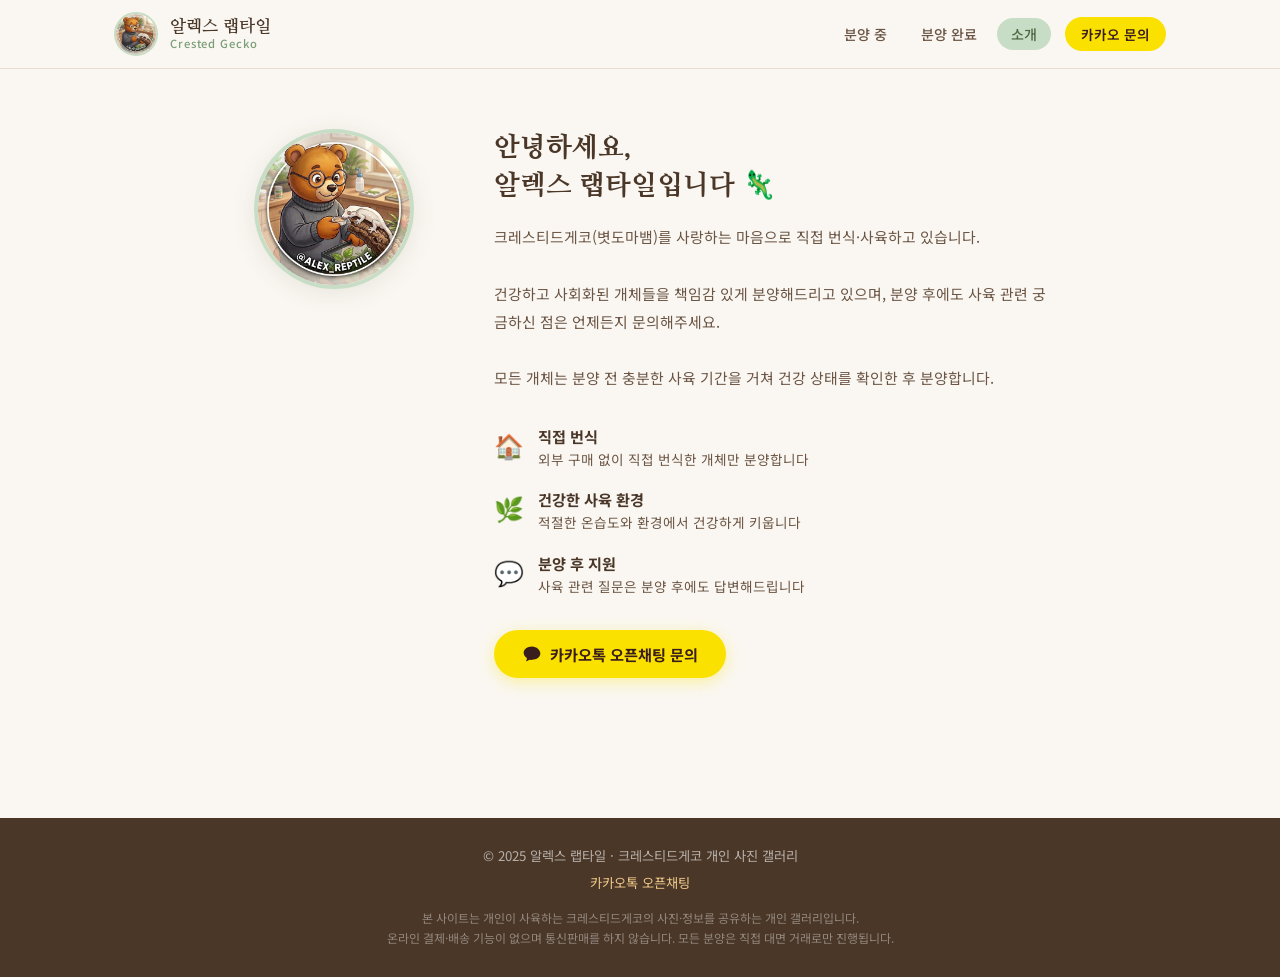
<file: about.html>
<!DOCTYPE html>
<html lang="ko">
<head>
  <meta charset="UTF-8" />
  <meta name="viewport" content="width=device-width, initial-scale=1.0" />
  <title>소개 — 알렉스 랩타일</title>
  <link rel="stylesheet" href="style.css" />
  <link href="https://fonts.googleapis.com/css2?family=Nanum+Myeongjo:wght@400;700;800&family=Noto+Sans+KR:wght@300;400;500;600&display=swap" rel="stylesheet" />
</head>
<body>

  <header class="site-header">
    <div class="header-inner">
      <div class="logo-wrap">
        <img src="logo.png" alt="알렉스 랩타일 로고" class="logo-img" />
        <div class="logo-text">
          <span class="logo-title">알렉스 랩타일</span>
          <span class="logo-sub">Crested Gecko</span>
        </div>
      </div>
      <nav class="header-nav">
        <a href="index.html" class="nav-link">분양 중</a>
        <a href="sold.html" class="nav-link">분양 완료</a>
        <a href="about.html" class="nav-link active">소개</a>
        <a href="https://open.kakao.com/o/sA5iVCEg" target="_blank" class="nav-kakao">카카오 문의</a>
      </nav>
    </div>
  </header>

  <section class="about-section">
    <div class="about-inner">
      <div class="about-logo-wrap">
        <img src="logo.png" alt="알렉스 랩타일" class="about-logo" />
      </div>
      <div class="about-content">
        <h2 class="about-title">안녕하세요,<br/>알렉스 랩타일입니다 🦎</h2>
        <p class="about-text">
          크레스티드게코(볏도마뱀)를 사랑하는 마음으로 직접 번식·사육하고 있습니다.<br/><br/>
          건강하고 사회화된 개체들을 책임감 있게 분양해드리고 있으며,
          분양 후에도 사육 관련 궁금하신 점은 언제든지 문의해주세요.<br/><br/>
          모든 개체는 분양 전 충분한 사육 기간을 거쳐 건강 상태를 확인한 후 분양합니다.
        </p>

        <div class="about-points">
          <div class="about-point">
            <span class="point-icon">🏠</span>
            <div>
              <strong>직접 번식</strong>
              <p>외부 구매 없이 직접 번식한 개체만 분양합니다</p>
            </div>
          </div>
          <div class="about-point">
            <span class="point-icon">🌿</span>
            <div>
              <strong>건강한 사육 환경</strong>
              <p>적절한 온습도와 환경에서 건강하게 키웁니다</p>
            </div>
          </div>
          <div class="about-point">
            <span class="point-icon">💬</span>
            <div>
              <strong>분양 후 지원</strong>
              <p>사육 관련 질문은 분양 후에도 답변해드립니다</p>
            </div>
          </div>
        </div>

        <a href="https://open.kakao.com/o/sA5iVCEg" target="_blank" class="btn-kakao">
          <svg width="20" height="20" viewBox="0 0 24 24" fill="currentColor"><path d="M12 3C6.477 3 2 6.477 2 10.5c0 2.674 1.557 5.02 3.93 6.42L5 21l4.027-2.108A11.3 11.3 0 0012 19c5.523 0 10-3.477 10-7.5S17.523 3 12 3z"/></svg>
          카카오톡 오픈채팅 문의
        </a>
      </div>
    </div>
  </section>

  <footer class="site-footer">
    <p>© 2025 알렉스 랩타일 · 크레스티드게코 개인 사진 갤러리</p>
    <a href="https://open.kakao.com/o/sA5iVCEg" target="_blank">카카오톡 오픈채팅</a>
    <p class="footer-legal">
      본 사이트는 개인이 사육하는 크레스티드게코의 사진·정보를 공유하는 개인 갤러리입니다.<br/>
      온라인 결제·배송 기능이 없으며 통신판매를 하지 않습니다. 모든 분양은 직접 대면 거래로만 진행됩니다.
    </p>
  </footer>

  <script src="app.js"></script>
</body>
</html>
</file>
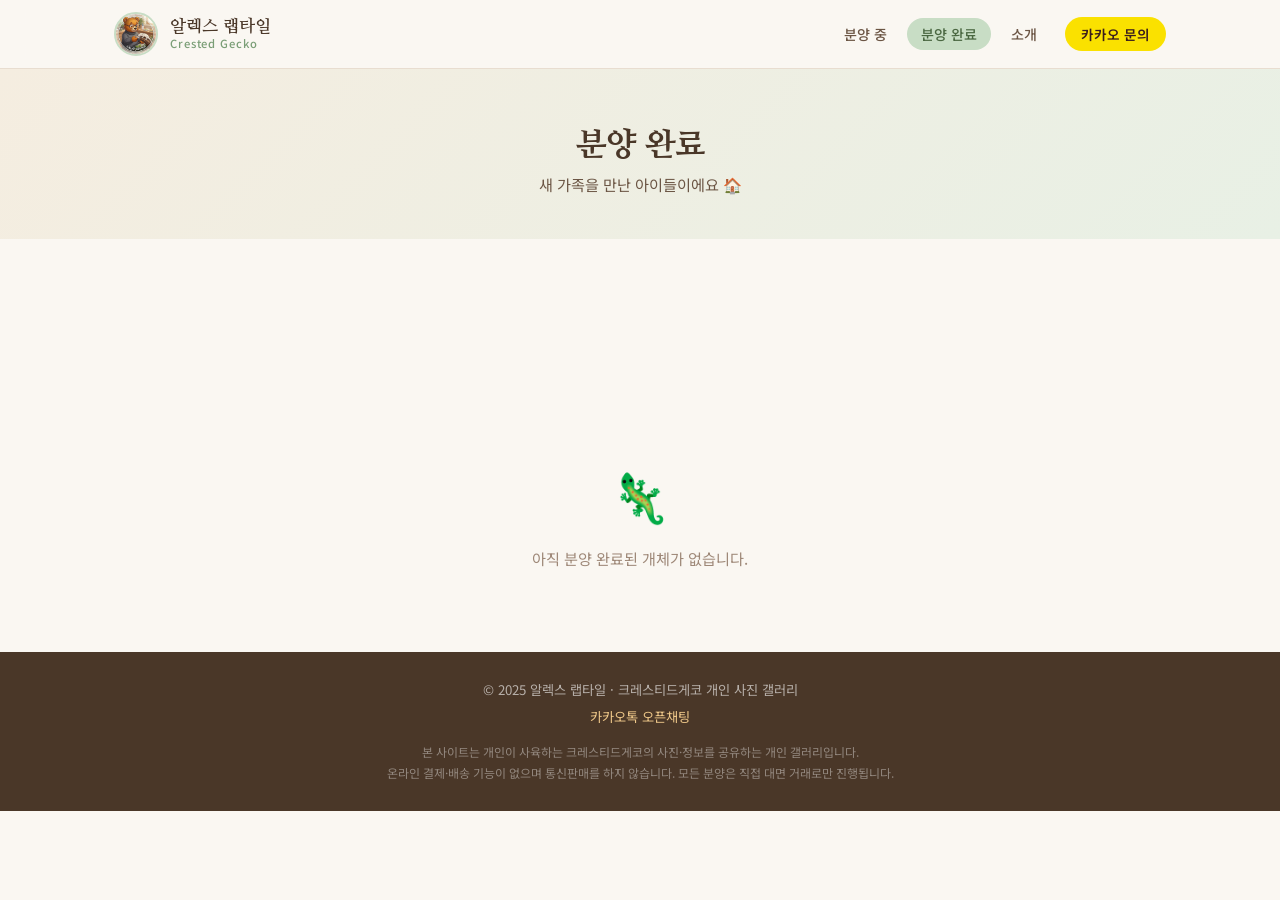
<file: sold.html>
<!DOCTYPE html>
<html lang="ko">
<head>
  <meta charset="UTF-8" />
  <meta name="viewport" content="width=device-width, initial-scale=1.0" />
  <title>분양 완료 — 알렉스 랩타일</title>
  <link rel="stylesheet" href="style.css" />
  <link href="https://fonts.googleapis.com/css2?family=Nanum+Myeongjo:wght@400;700;800&family=Noto+Sans+KR:wght@300;400;500;600&display=swap" rel="stylesheet" />
</head>
<body>

  <header class="site-header">
    <div class="header-inner">
      <div class="logo-wrap">
        <img src="logo.png" alt="알렉스 랩타일 로고" class="logo-img" />
        <div class="logo-text">
          <span class="logo-title">알렉스 랩타일</span>
          <span class="logo-sub">Crested Gecko</span>
        </div>
      </div>
      <nav class="header-nav">
        <a href="index.html" class="nav-link">분양 중</a>
        <a href="sold.html" class="nav-link active">분양 완료</a>
        <a href="about.html" class="nav-link">소개</a>
        <a href="https://open.kakao.com/o/sA5iVCEg" target="_blank" class="nav-kakao">카카오 문의</a>
      </nav>
    </div>
  </header>

  <section class="page-hero">
    <h2 class="page-title">분양 완료</h2>
    <p class="page-desc">새 가족을 만난 아이들이에요 🏠</p>
  </section>

  <main class="gecko-grid sold-grid" id="geckoGrid"></main>

  <div class="empty-state" id="emptyState" style="display:none;">
    <span class="empty-icon">🦎</span>
    <p>아직 분양 완료된 개체가 없습니다.</p>
  </div>

  <footer class="site-footer">
    <p>© 2025 알렉스 랩타일 · 크레스티드게코 개인 사진 갤러리</p>
    <a href="https://open.kakao.com/o/sA5iVCEg" target="_blank">카카오톡 오픈채팅</a>
    <p class="footer-legal">
      본 사이트는 개인이 사육하는 크레스티드게코의 사진·정보를 공유하는 개인 갤러리입니다.<br/>
      온라인 결제·배송 기능이 없으며 통신판매를 하지 않습니다. 모든 분양은 직접 대면 거래로만 진행됩니다.
    </p>
  </footer>

  <script>const SOLD_PAGE = true;</script>
  <script src="app.js"></script>
</body>
</html>
</file>
<file: style.css>
/* ===========================
   알렉스 랩타일 — 메인 스타일
   자연스럽고 따뜻한 테마
=========================== */

:root {
  --cream: #faf7f2;
  --warm-white: #fff9f2;
  --sand: #e8ddd0;
  --tan: #c9b49a;
  --brown: #8b6f47;
  --dark-brown: #4a3728;
  --forest: #4a6741;
  --sage: #7a9e76;
  --light-sage: #c8ddc5;
  --moss: #a8bc7b;
  --accent: #d4873a;
  --accent-light: #f0c98a;
  --text: #2c1f12;
  --text-mid: #6b5544;
  --text-light: #9e8878;
  --sold-overlay: rgba(74, 55, 40, 0.6);
  --radius: 16px;
  --shadow: 0 4px 24px rgba(74, 55, 40, 0.10);
  --shadow-hover: 0 12px 40px rgba(74, 55, 40, 0.18);
}

*, *::before, *::after { box-sizing: border-box; margin: 0; padding: 0; }
html { scroll-behavior: smooth; }
body {
  font-family: 'Noto Sans KR', sans-serif;
  background: var(--cream);
  color: var(--text);
  min-height: 100vh;
}



/* ── 헤더 ── */
.site-header {
  position: sticky;
  top: 0;
  z-index: 100;
  background: rgba(250, 247, 242, 0.92);
  backdrop-filter: blur(12px);
  border-bottom: 1px solid var(--sand);
}
.header-inner {
  max-width: 1100px;
  margin: 0 auto;
  padding: 0 24px;
  height: 68px;
  display: flex;
  align-items: center;
  justify-content: space-between;
}
.logo-wrap { display: flex; align-items: center; gap: 12px; text-decoration: none; }
.logo-img { width: 44px; height: 44px; border-radius: 50%; object-fit: cover; border: 2px solid var(--light-sage); }
.logo-text { display: flex; flex-direction: column; line-height: 1.2; }
.logo-title { font-family: 'Nanum Myeongjo', serif; font-weight: 700; font-size: 1.05rem; color: var(--dark-brown); }
.logo-sub { font-size: 0.7rem; color: var(--sage); letter-spacing: 0.08em; font-weight: 500; }
.header-nav { display: flex; align-items: center; gap: 6px; }
.nav-link { text-decoration: none; font-size: 0.88rem; font-weight: 500; color: var(--text-mid); padding: 6px 14px; border-radius: 20px; transition: all 0.2s; }
.nav-link:hover, .nav-link.active { background: var(--light-sage); color: var(--forest); }
.nav-kakao { text-decoration: none; font-size: 0.85rem; font-weight: 600; background: #FAE100; color: #3A1D1D; padding: 7px 16px; border-radius: 20px; margin-left: 8px; transition: all 0.2s; }
.nav-kakao:hover { background: #f0d400; transform: translateY(-1px); }

/* ── 히어로 ── */
.hero { position: relative; overflow: hidden; background: linear-gradient(135deg, #f5ede0 0%, #e8f0e5 100%); padding: 80px 24px 72px; text-align: center; }
.hero-inner { position: relative; z-index: 2; max-width: 640px; margin: 0 auto; }
.hero-eyebrow { font-size: 0.95rem; color: var(--sage); font-weight: 500; margin-bottom: 12px; letter-spacing: 0.04em; }
.hero-title { font-family: 'Nanum Myeongjo', serif; font-size: clamp(2rem, 6vw, 3.2rem); font-weight: 800; color: var(--dark-brown); line-height: 1.25; margin-bottom: 18px; }
.hero-desc { font-size: 0.95rem; color: var(--text-mid); line-height: 1.8; margin-bottom: 24px; }



.btn-kakao { display: inline-flex; align-items: center; gap: 8px; background: #FAE100; color: #3A1D1D; font-weight: 700; font-size: 0.95rem; padding: 13px 28px; border-radius: 50px; text-decoration: none; transition: all 0.25s; box-shadow: 0 4px 16px rgba(250, 225, 0, 0.35); }
.btn-kakao:hover { background: #f0d400; transform: translateY(-2px); box-shadow: 0 8px 24px rgba(250, 225, 0, 0.45); }

.hero-deco { position: absolute; inset: 0; pointer-events: none; z-index: 1; }
.deco-circle { position: absolute; border-radius: 50%; opacity: 0.18; }
.c1 { width: 320px; height: 320px; background: radial-gradient(circle, var(--moss), transparent); top: -80px; right: -60px; }
.c2 { width: 200px; height: 200px; background: radial-gradient(circle, var(--accent-light), transparent); bottom: -50px; left: -40px; }
.deco-leaf { position: absolute; font-size: 6rem; opacity: 0.08; bottom: 10px; right: 10%; transform: rotate(20deg); }

/* ── 필터 바 ── */
.filter-bar { background: var(--warm-white); border-bottom: 1px solid var(--sand); padding: 14px 24px; position: sticky; top: 68px; z-index: 90; }
.filter-inner { max-width: 1100px; margin: 0 auto; display: flex; align-items: center; gap: 8px; flex-wrap: wrap; }
.filter-label { font-size: 0.8rem; color: var(--text-light); font-weight: 600; letter-spacing: 0.06em; margin-right: 4px; }
.filter-btn { background: none; border: 1.5px solid var(--sand); color: var(--text-mid); font-size: 0.83rem; font-weight: 500; padding: 5px 16px; border-radius: 20px; cursor: pointer; font-family: inherit; transition: all 0.2s; }
.filter-btn:hover { border-color: var(--sage); color: var(--forest); }
.filter-btn.active { background: var(--forest); border-color: var(--forest); color: #fff; }

/* ── 카드 그리드 ── */
.gecko-grid { max-width: 1100px; margin: 40px auto; padding: 0 24px 60px; display: grid; grid-template-columns: repeat(auto-fill, minmax(260px, 1fr)); gap: 28px; }
.gecko-card { background: #fff; border-radius: var(--radius); overflow: hidden; box-shadow: var(--shadow); cursor: pointer; transition: all 0.3s cubic-bezier(0.34, 1.56, 0.64, 1); border: 1px solid rgba(201, 180, 154, 0.3); animation: fadeUp 0.4s ease both; }
@keyframes fadeUp { from { opacity: 0; transform: translateY(20px); } to { opacity: 1; transform: translateY(0); } }
.gecko-card:hover { transform: translateY(-6px); box-shadow: var(--shadow-hover); }
.gecko-card.is-sold { cursor: default; opacity: 0.75; }

.card-img-wrap { position: relative; width: 100%; padding-top: 100%; overflow: hidden; background: var(--sand); }
.card-img-wrap img { position: absolute; inset: 0; width: 100%; height: 100%; object-fit: cover; transition: transform 0.4s ease; }
.card-img-placeholder { position: absolute; inset: 0; display: flex; align-items: center; justify-content: center; font-size: 3rem; color: var(--tan); }
.gecko-card:hover:not(.is-sold) .card-img-wrap img { transform: scale(1.05); }

.card-sold-overlay { display: none; position: absolute; inset: 0; background: var(--sold-overlay); align-items: center; justify-content: center; }
.is-sold .card-sold-overlay { display: flex; }
.sold-stamp { border: 3px solid #fff; color: #fff; font-weight: 700; font-size: 1.1rem; padding: 8px 22px; border-radius: 6px; letter-spacing: 0.1em; transform: rotate(-12deg); }

.card-gender-badge { position: absolute; top: 12px; right: 12px; width: 32px; height: 32px; border-radius: 50%; display: flex; align-items: center; justify-content: center; font-size: 0.75rem; font-weight: 700; backdrop-filter: blur(6px); }
.badge-male   { background: rgba(100, 160, 220, 0.85); color: #fff; }
.badge-female { background: rgba(220, 130, 160, 0.85); color: #fff; }
.badge-unknown { background: rgba(160, 160, 160, 0.75); color: #fff; }

/* 사진 장수 배지 */
.card-photo-count {
  position: absolute;
  top: 12px;
  left: 12px;
  background: rgba(0,0,0,0.5);
  color: #fff;
  font-size: 0.72rem;
  font-weight: 600;
  padding: 3px 9px;
  border-radius: 20px;
  backdrop-filter: blur(4px);
}

.card-body { padding: 16px 18px 18px; }
.card-morph { font-size: 0.75rem; font-weight: 600; color: var(--sage); letter-spacing: 0.06em; text-transform: uppercase; margin-bottom: 4px; }
.card-name { font-family: 'Nanum Myeongjo', serif; font-size: 1.15rem; font-weight: 700; color: var(--dark-brown); margin-bottom: 8px; }
.card-meta { display: flex; flex-wrap: wrap; gap: 6px; margin-bottom: 12px; }
.card-tag { font-size: 0.72rem; background: var(--cream); color: var(--text-mid); padding: 3px 9px; border-radius: 20px; border: 1px solid var(--sand); }
.card-price { font-size: 1.05rem; font-weight: 700; color: var(--accent); }
.card-price.sold-price { color: var(--text-light); text-decoration: line-through; font-size: 0.9rem; }

/* 가격 없을 때 오픈채팅 문의 */
.card-price-inquiry {
  display: inline-block;
  font-size: 0.82rem;
  font-weight: 700;
  color: var(--forest);
  background: var(--light-sage);
  padding: 4px 12px;
  border-radius: 20px;
}

/* ── 빈 상태 ── */
.empty-state { text-align: center; padding: 80px 24px; color: var(--text-light); }
.empty-icon { font-size: 3rem; display: block; margin-bottom: 16px; }
.empty-state p { line-height: 1.8; font-size: 0.95rem; }

/* ── 모달 ── */
.modal-overlay { display: none; position: fixed; inset: 0; background: rgba(44, 31, 18, 0.55); backdrop-filter: blur(4px); z-index: 200; align-items: center; justify-content: center; padding: 20px; }
.modal-overlay.open { display: flex; }
.modal-box { background: #fff; border-radius: 20px; overflow: hidden; width: 100%; max-width: 560px; max-height: 92vh; overflow-y: auto; position: relative; animation: modalIn 0.3s cubic-bezier(0.34, 1.56, 0.64, 1); }
@keyframes modalIn { from { opacity: 0; transform: scale(0.9); } to { opacity: 1; transform: scale(1); } }
.modal-close { position: absolute; top: 14px; right: 14px; z-index: 10; width: 36px; height: 36px; border-radius: 50%; border: none; background: rgba(255,255,255,0.9); color: var(--text-mid); font-size: 1rem; cursor: pointer; display: flex; align-items: center; justify-content: center; transition: background 0.2s; }
.modal-close:hover { background: var(--sand); }

/* 갤러리 */
.modal-gallery { position: relative; }
.modal-img-wrap { position: relative; width: 100%; padding-top: 70%; overflow: hidden; background: var(--sand); }
.modal-img-wrap img { position: absolute; inset: 0; width: 100%; height: 100%; object-fit: cover; }
.modal-badge { position: absolute; bottom: 14px; left: 14px; background: rgba(255,255,255,0.9); color: var(--forest); font-size: 0.78rem; font-weight: 700; padding: 5px 13px; border-radius: 20px; letter-spacing: 0.05em; }

/* 갤러리 화살표 */
.gallery-nav {
  position: absolute;
  top: 50%;
  transform: translateY(-50%);
  background: rgba(255,255,255,0.88);
  border: none;
  width: 38px;
  height: 38px;
  border-radius: 50%;
  font-size: 1.3rem;
  cursor: pointer;
  display: flex;
  align-items: center;
  justify-content: center;
  box-shadow: 0 2px 8px rgba(0,0,0,0.15);
  transition: background 0.2s;
  z-index: 5;
  line-height: 1;
}
.gallery-nav:hover { background: #fff; }
.gallery-nav:disabled { opacity: 0.3; cursor: default; }
.gallery-prev { left: 10px; }
.gallery-next { right: 10px; }

/* 썸네일 스트립 */
.modal-thumbs {
  display: flex;
  gap: 6px;
  padding: 10px 14px;
  background: rgba(0,0,0,0.04);
  overflow-x: auto;
}
.modal-thumbs::-webkit-scrollbar { height: 4px; }
.modal-thumbs::-webkit-scrollbar-thumb { background: var(--tan); border-radius: 2px; }
.modal-thumb {
  width: 58px;
  height: 58px;
  object-fit: cover;
  border-radius: 8px;
  cursor: pointer;
  border: 2px solid transparent;
  transition: border-color 0.2s, opacity 0.2s;
  flex-shrink: 0;
}
.modal-thumb.active { border-color: var(--forest); }
.modal-thumb:hover { opacity: 0.82; }

.modal-info { padding: 24px 28px 28px; }
.modal-name { font-family: 'Nanum Myeongjo', serif; font-size: 1.6rem; font-weight: 800; color: var(--dark-brown); margin-bottom: 12px; }
.modal-tags { display: flex; flex-wrap: wrap; gap: 7px; margin-bottom: 16px; }
.modal-tag { font-size: 0.78rem; padding: 4px 12px; border-radius: 20px; border: 1px solid var(--sand); color: var(--text-mid); background: var(--cream); }
.modal-tag.highlight { background: var(--light-sage); border-color: var(--sage); color: var(--forest); }
.modal-desc { font-size: 0.9rem; color: var(--text-mid); line-height: 1.8; margin-bottom: 18px; white-space: pre-line; }
.modal-price { font-size: 1.4rem; font-weight: 700; color: var(--accent); margin-bottom: 20px; }
.modal-price.modal-price-inquiry { font-size: 1rem; color: var(--forest); background: var(--light-sage); display: inline-block; padding: 7px 18px; border-radius: 20px; }
.modal-kakao { width: 100%; justify-content: center; font-size: 1rem; padding: 14px; }

/* ── 페이지 히어로 ── */
.page-hero { background: linear-gradient(135deg, #f5ede0, #e8f0e5); padding: 56px 24px 44px; text-align: center; }
.page-title { font-family: 'Nanum Myeongjo', serif; font-size: 2rem; font-weight: 800; color: var(--dark-brown); margin-bottom: 8px; }
.page-desc { color: var(--text-mid); font-size: 0.95rem; }

/* ── 소개 페이지 ── */
.about-section { max-width: 860px; margin: 60px auto; padding: 0 24px 80px; }
.about-inner { display: grid; grid-template-columns: 200px 1fr; gap: 60px; align-items: start; }
.about-logo-wrap { text-align: center; }
.about-logo { width: 160px; height: 160px; border-radius: 50%; object-fit: cover; border: 4px solid var(--light-sage); box-shadow: var(--shadow); }
.about-title { font-family: 'Nanum Myeongjo', serif; font-size: 1.7rem; font-weight: 800; color: var(--dark-brown); line-height: 1.4; margin-bottom: 18px; }
.about-text { font-size: 0.93rem; color: var(--text-mid); line-height: 1.9; margin-bottom: 32px; }
.about-points { display: flex; flex-direction: column; gap: 18px; margin-bottom: 32px; }
.about-point { display: flex; gap: 14px; align-items: flex-start; }
.point-icon { font-size: 1.5rem; flex-shrink: 0; margin-top: 2px; }
.about-point strong { display: block; font-size: 0.95rem; color: var(--dark-brown); margin-bottom: 2px; }
.about-point p { font-size: 0.85rem; color: var(--text-mid); line-height: 1.6; }



/* ── 분양완료 ── */
.sold-grid .gecko-card { opacity: 0.8; }

/* ── 푸터 ── */
.site-footer { background: var(--dark-brown); color: rgba(255,255,255,0.6); text-align: center; padding: 28px 24px; font-size: 0.83rem; display: flex; flex-direction: column; gap: 8px; align-items: center; }
.site-footer a { color: var(--accent-light); text-decoration: none; font-size: 0.83rem; }
.site-footer a:hover { color: #fff; }
.footer-legal { font-size: 0.75rem; color: rgba(255,255,255,0.4); margin-top: 8px; line-height: 1.7; }

/* ── 반응형 ── */
@media (max-width: 700px) {
  .about-inner { grid-template-columns: 1fr; gap: 30px; }
  .about-logo-wrap { display: none; }
  .header-nav .nav-link { display: none; }
  .gecko-grid { grid-template-columns: repeat(2, 1fr); gap: 16px; padding: 0 16px 40px; }
  .modal-info { padding: 18px 20px 24px; }
  .legal-notice-box { flex-direction: column; gap: 8px; }
}
@media (max-width: 400px) {
  .gecko-grid { grid-template-columns: 1fr; }
}
</file>
